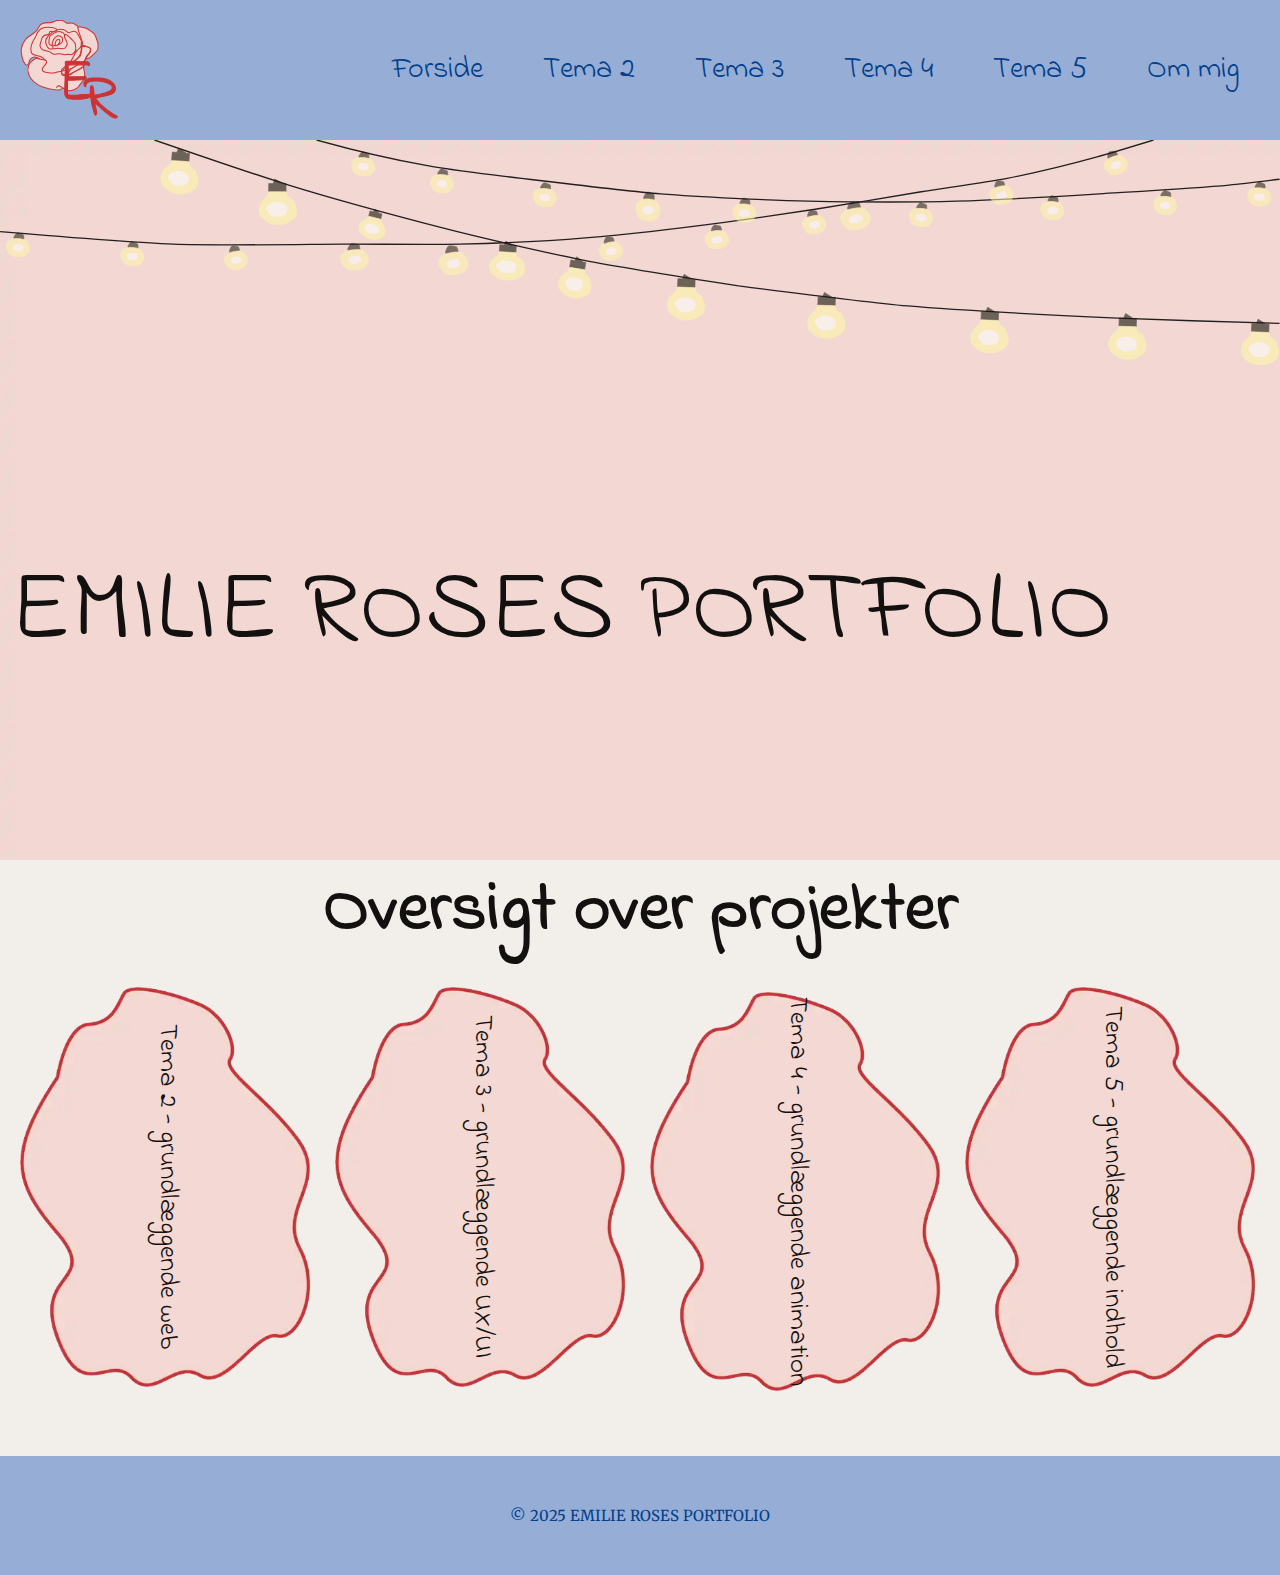
<file: index.html>
<!DOCTYPE html>
<html lang="da">
  <head>
    <meta charset="UTF-8" />
    <meta name="viewport" content="width=device-width, initial-scale=1.0" />
    <link rel="icon" type="image/svg+xml" href="data:image/svg+xml,<svg xmlns=%22http://www.w3.org/2000/svg%22 width=%22256%22 height=%22256%22 viewBox=%220 0 100 100%22><rect width=%22100%22 height=%22100%22 rx=%2220%22 fill=%22%23f2d7d3%22></rect><text x=%2250%%22 y=%2250%%22 dominant-baseline=%22central%22 text-anchor=%22middle%22 font-size=%2284%22>🌹</text></svg>" />

    <title>Forside</title>
    <link rel="stylesheet" href="style.css" />
    <link rel="stylesheet" href="layout.css" />
    <link rel="preconnect" href="https://fonts.googleapis.com" />
    <link rel="preconnect" href="https://fonts.gstatic.com" crossorigin />
    <link href="https://fonts.googleapis.com/css2?family=Crimson+Pro:ital,wght@0,200..900;1,200..900&family=Indie+Flower&family=Josefin+Sans:ital,wght@0,100..700;1,100..700&family=Kanit:ital,wght@0,100;0,200;0,300;0,400;0,500;0,600;0,700;0,800;0,900;1,100;1,200;1,300;1,400;1,500;1,600;1,700;1,800;1,900&family=Lobster&family=Lora:ital,wght@0,400..700;1,400..700&family=Phudu:wght@300..900&family=Playfair+Display:ital,wght@0,400..900;1,400..900&family=Poppins:ital,wght@0,100;0,200;0,300;0,400;0,500;0,600;0,700;0,800;0,900;1,100;1,200;1,300;1,400;1,500;1,600;1,700;1,800;1,900&family=Raleway:ital,wght@0,100..900;1,100..900&family=Righteous&display=swap" rel="stylesheet" />
    <link rel="preconnect" href="https://fonts.googleapis.com" />
    <link rel="preconnect" href="https://fonts.gstatic.com" crossorigin />
    <link href="https://fonts.googleapis.com/css2?family=Crimson+Pro:ital,wght@0,200..900;1,200..900&family=Indie+Flower&family=Josefin+Sans:ital,wght@0,100..700;1,100..700&family=Kanit:ital,wght@0,100;0,200;0,300;0,400;0,500;0,600;0,700;0,800;0,900;1,100;1,200;1,300;1,400;1,500;1,600;1,700;1,800;1,900&family=Lobster&family=Lora:ital,wght@0,400..700;1,400..700&family=Merriweather:ital,wght@0,300;0,400;0,700;0,900;1,300;1,400;1,700;1,900&family=Phudu:wght@300..900&family=Playfair+Display:ital,wght@0,400..900;1,400..900&family=Poppins:ital,wght@0,100;0,200;0,300;0,400;0,500;0,600;0,700;0,800;0,900;1,100;1,200;1,300;1,400;1,500;1,600;1,700;1,800;1,900&family=Raleway:ital,wght@0,100..900;1,100..900&family=Righteous&display=swap" rel="stylesheet" />
  </head>
  <body>
    <header>
      <div class="logo">
        <a href="index.html">
          <img src="img/logo2.svg" alt="Logo" />
        </a>
      </div>
      <nav>
        <ul class="menu">
          <li><a href="index.html">Forside</a></li>
          <li><a href="tema2.html">Tema 2</a></li>
          <li><a href="tema3.html">Tema 3</a></li>
          <li><a href="tema4.html">Tema 4</a></li>
          <li><a href="tema5.html">Tema 5</a></li>
          <li><a href="cv.html">Om mig</a></li>
        </ul>
      </nav>
      <div class="burger">
        <div class="line"></div>
        <div class="line"></div>
        <div class="line"></div>
      </div>
    </header>

    <section class="hero">
      <img src="img/lyskaede.svg" alt="En lyskæde" />
      <p class="hero_tekst">EMILIE ROSES PORTFOLIO</p>
    </section>

    <main>
      <h1 class="index_h1">Oversigt over projekter</h1>
      <div class="projektoversigt">
        <a href="tema2.html"
          ><div class="img-w-txt">
            <img src="img/forsideboks.webp" alt="Boks 1 med tekst" />

            <p>Tema 2 - grundlæggende web</p>
          </div>
        </a>

        <a href="tema3.html"
          ><div class="img-w-txt">
            <img src="img/forsideboks.webp" alt="Boks 2" />
            <p>Tema 3 - grundlæggende UX/UI</p>
          </div>
        </a>

        <a href="tema4.html">
          <div class="img-w-txt">
            <img src="img/forsideboks.webp" alt="Boks 3" />
            <p>Tema 4 - grundlæggende animation</p>
          </div>
        </a>

        <a href="tema5.html">
          <div class="img-w-txt">
            <img src="img/forsideboks.webp" alt="Boks 4" />
            <p>Tema 5 - grundlæggende indhold</p>
          </div>
        </a>
      </div>
    </main>

    <footer>
      <p>© 2025 EMILIE ROSES PORTFOLIO</p>
    </footer>
    <script src="menu.js"></script>
  </body>
</html>
</file>
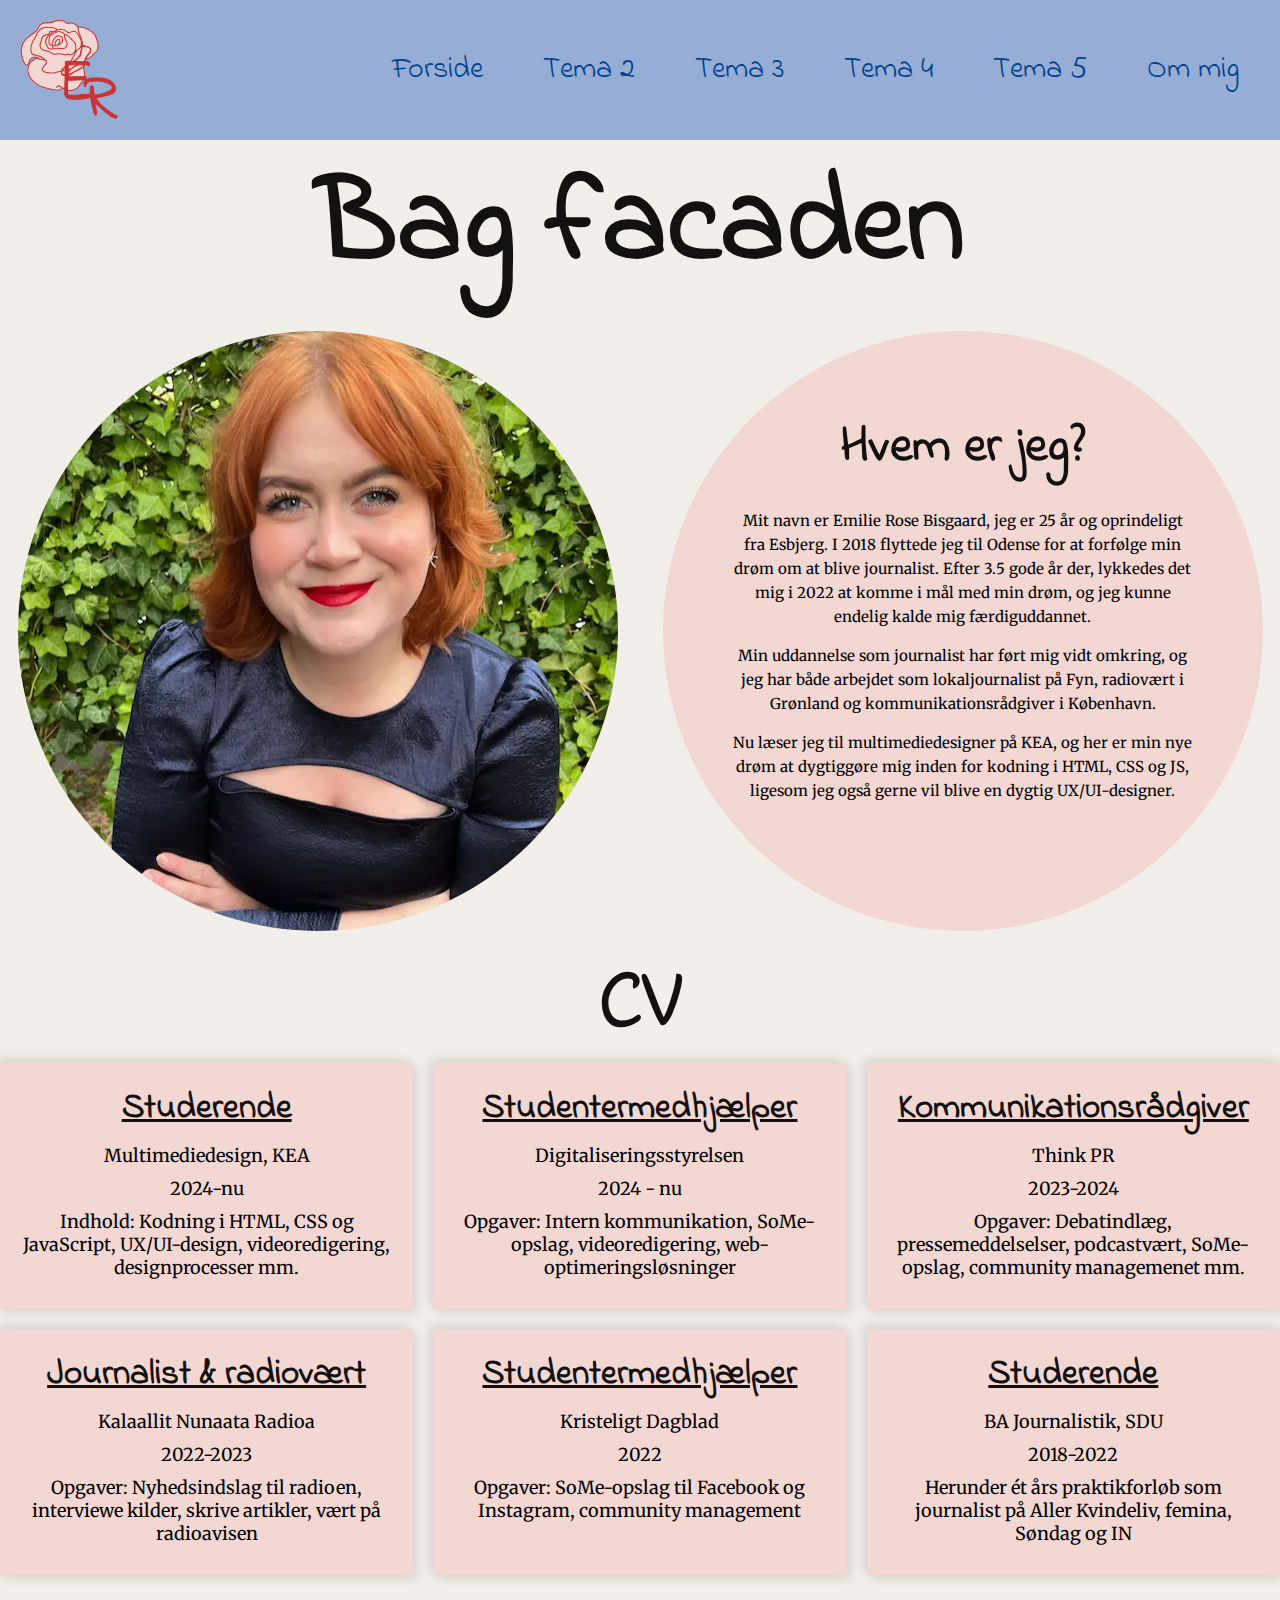
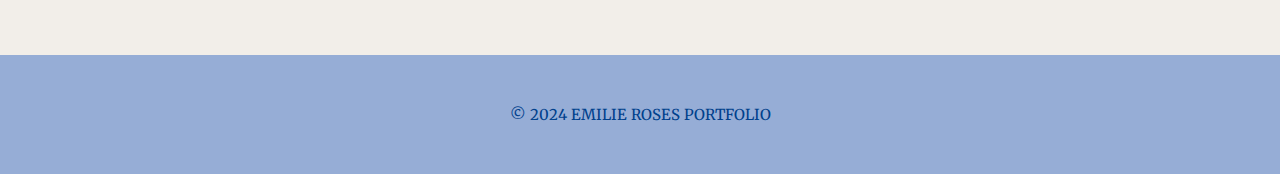
<file: cv.html>
<!DOCTYPE html>
<html lang="da">
  <head>
    <meta charset="UTF-8" />
    <meta name="viewport" content="width=device-width, initial-scale=1.0" />
    <link rel="icon" type="image/svg+xml" href="data:image/svg+xml,<svg xmlns=%22http://www.w3.org/2000/svg%22 width=%22256%22 height=%22256%22 viewBox=%220 0 100 100%22><rect width=%22100%22 height=%22100%22 rx=%2220%22 fill=%22%23f2d7d3%22></rect><text x=%2250%%22 y=%2250%%22 dominant-baseline=%22central%22 text-anchor=%22middle%22 font-size=%2284%22>🌹</text></svg>" />
    <link rel="stylesheet" href="style.css" />
    <link rel="stylesheet" href="layout.css" />
    <link rel="preconnect" href="https://fonts.googleapis.com" />
    <link rel="preconnect" href="https://fonts.gstatic.com" crossorigin />
    <link href="https://fonts.googleapis.com/css2?family=Crimson+Pro:ital,wght@0,200..900;1,200..900&family=Indie+Flower&family=Josefin+Sans:ital,wght@0,100..700;1,100..700&family=Kanit:ital,wght@0,100;0,200;0,300;0,400;0,500;0,600;0,700;0,800;0,900;1,100;1,200;1,300;1,400;1,500;1,600;1,700;1,800;1,900&family=Lobster&family=Lora:ital,wght@0,400..700;1,400..700&family=Phudu:wght@300..900&family=Playfair+Display:ital,wght@0,400..900;1,400..900&family=Poppins:ital,wght@0,100;0,200;0,300;0,400;0,500;0,600;0,700;0,800;0,900;1,100;1,200;1,300;1,400;1,500;1,600;1,700;1,800;1,900&family=Raleway:ital,wght@0,100..900;1,100..900&family=Righteous&display=swap" rel="stylesheet" />
    <link rel="preconnect" href="https://fonts.googleapis.com" />
    <link rel="preconnect" href="https://fonts.gstatic.com" crossorigin />
    <link href="https://fonts.googleapis.com/css2?family=Crimson+Pro:ital,wght@0,200..900;1,200..900&family=Indie+Flower&family=Josefin+Sans:ital,wght@0,100..700;1,100..700&family=Kanit:ital,wght@0,100;0,200;0,300;0,400;0,500;0,600;0,700;0,800;0,900;1,100;1,200;1,300;1,400;1,500;1,600;1,700;1,800;1,900&family=Lobster&family=Lora:ital,wght@0,400..700;1,400..700&family=Merriweather:ital,wght@0,300;0,400;0,700;0,900;1,300;1,400;1,700;1,900&family=Phudu:wght@300..900&family=Playfair+Display:ital,wght@0,400..900;1,400..900&family=Poppins:ital,wght@0,100;0,200;0,300;0,400;0,500;0,600;0,700;0,800;0,900;1,100;1,200;1,300;1,400;1,500;1,600;1,700;1,800;1,900&family=Raleway:ital,wght@0,100..900;1,100..900&family=Righteous&display=swap" rel="stylesheet" />
    <title>CV</title>
  </head>
  <body>
    <header>
      <div class="logo">
        <a href="index.html">
          <img src="img/logo2.svg" alt="Logo" />
        </a>
      </div>
      <nav>
        <ul class="menu">
          <li><a href="index.html">Forside</a></li>
          <li><a href="tema2.html">Tema 2</a></li>
          <li><a href="tema3.html">Tema 3</a></li>
          <li><a href="tema4.html">Tema 4</a></li>
          <li><a href="tema5.html">Tema 5</a></li>
          <li><a href="cv.html">Om mig</a></li>
        </ul>
      </nav>
      <div class="burger">
        <div class="line"></div>
        <div class="line"></div>
        <div class="line"></div>
      </div>
    </header>

    <main>
      <h1 class="om_mig_overskrift">Bag facaden</h1>

      <section class="grid_1-1">
        <img class="portraet" src="img/portraet.webp" alt="Et billede af mig" />

        <div class="tekst_i_cirkel">
          <h2>Hvem er jeg?</h2>
          <p>Mit navn er Emilie Rose Bisgaard, jeg er 25 år og oprindeligt fra Esbjerg. I 2018 flyttede jeg til Odense for at forfølge min drøm om at blive journalist. Efter 3.5 gode år der, lykkedes det mig i 2022 at komme i mål med min drøm, og jeg kunne endelig kalde mig færdiguddannet.</p>
          <p>Min uddannelse som journalist har ført mig vidt omkring, og jeg har både arbejdet som lokaljournalist på Fyn, radiovært i Grønland og kommunikationsrådgiver i København.</p>
          <p>Nu læser jeg til multimediedesigner på KEA, og her er min nye drøm at dygtiggøre mig inden for kodning i HTML, CSS og JS, ligesom jeg også gerne vil blive en dygtig UX/UI-designer.</p>
        </div>
      </section>

      <h2 class="h2_cv">CV</h2>

      <section class="cv_container">
        <div class="farveboks">
          <h3 class="cv_overskrifter">Studerende</h3>
          <p>Multimediedesign, KEA</p>
          <p>2024-nu</p>
          <p>Indhold: Kodning i HTML, CSS og JavaScript, UX/UI-design, videoredigering, designprocesser mm.</p>
        </div>

        <div class="farveboks">
          <h3 class="cv_overskrifter">Studentermedhjælper</h3>
          <p>Digitaliseringsstyrelsen</p>
          <p>2024 - nu</p>
          <p>Opgaver: Intern kommunikation, SoMe-opslag, videoredigering, web-optimeringsløsninger</p>
        </div>

        <div class="farveboks">
          <h3 class="cv_overskrifter">Kommunikationsrådgiver</h3>
          <p>Think PR</p>
          <p>2023-2024</p>
          <p>Opgaver: Debatindlæg, pressemeddelselser, podcastvært, SoMe-opslag, community managemenet mm.</p>
        </div>
      </section>

      <section class="cv_container">
        <div class="farveboks">
          <h3 class="cv_overskrifter">Journalist & radiovært</h3>
          <p>Kalaallit Nunaata Radioa</p>
          <p>2022-2023</p>
          <p>Opgaver: Nyhedsindslag til radioen, interviewe kilder, skrive artikler, vært på radioavisen</p>
        </div>

        <div class="farveboks">
          <h3 class="cv_overskrifter">Studentermedhjælper</h3>
          <p>Kristeligt Dagblad</p>
          <p>2022</p>
          <p>Opgaver: SoMe-opslag til Facebook og Instagram, community management</p>
        </div>

        <div class="farveboks">
          <h3 class="cv_overskrifter">Studerende</h3>
          <p>BA Journalistik, SDU</p>
          <p>2018-2022</p>
          <p>Herunder ét års praktikforløb som journalist på Aller Kvindeliv, femina, Søndag og IN</p>
        </div>
      </section>
    </main>
    <footer>
      <p>© 2024 EMILIE ROSES PORTFOLIO</p>
    </footer>
    <script src="menu.js"></script>
  </body>
</html>
</file>
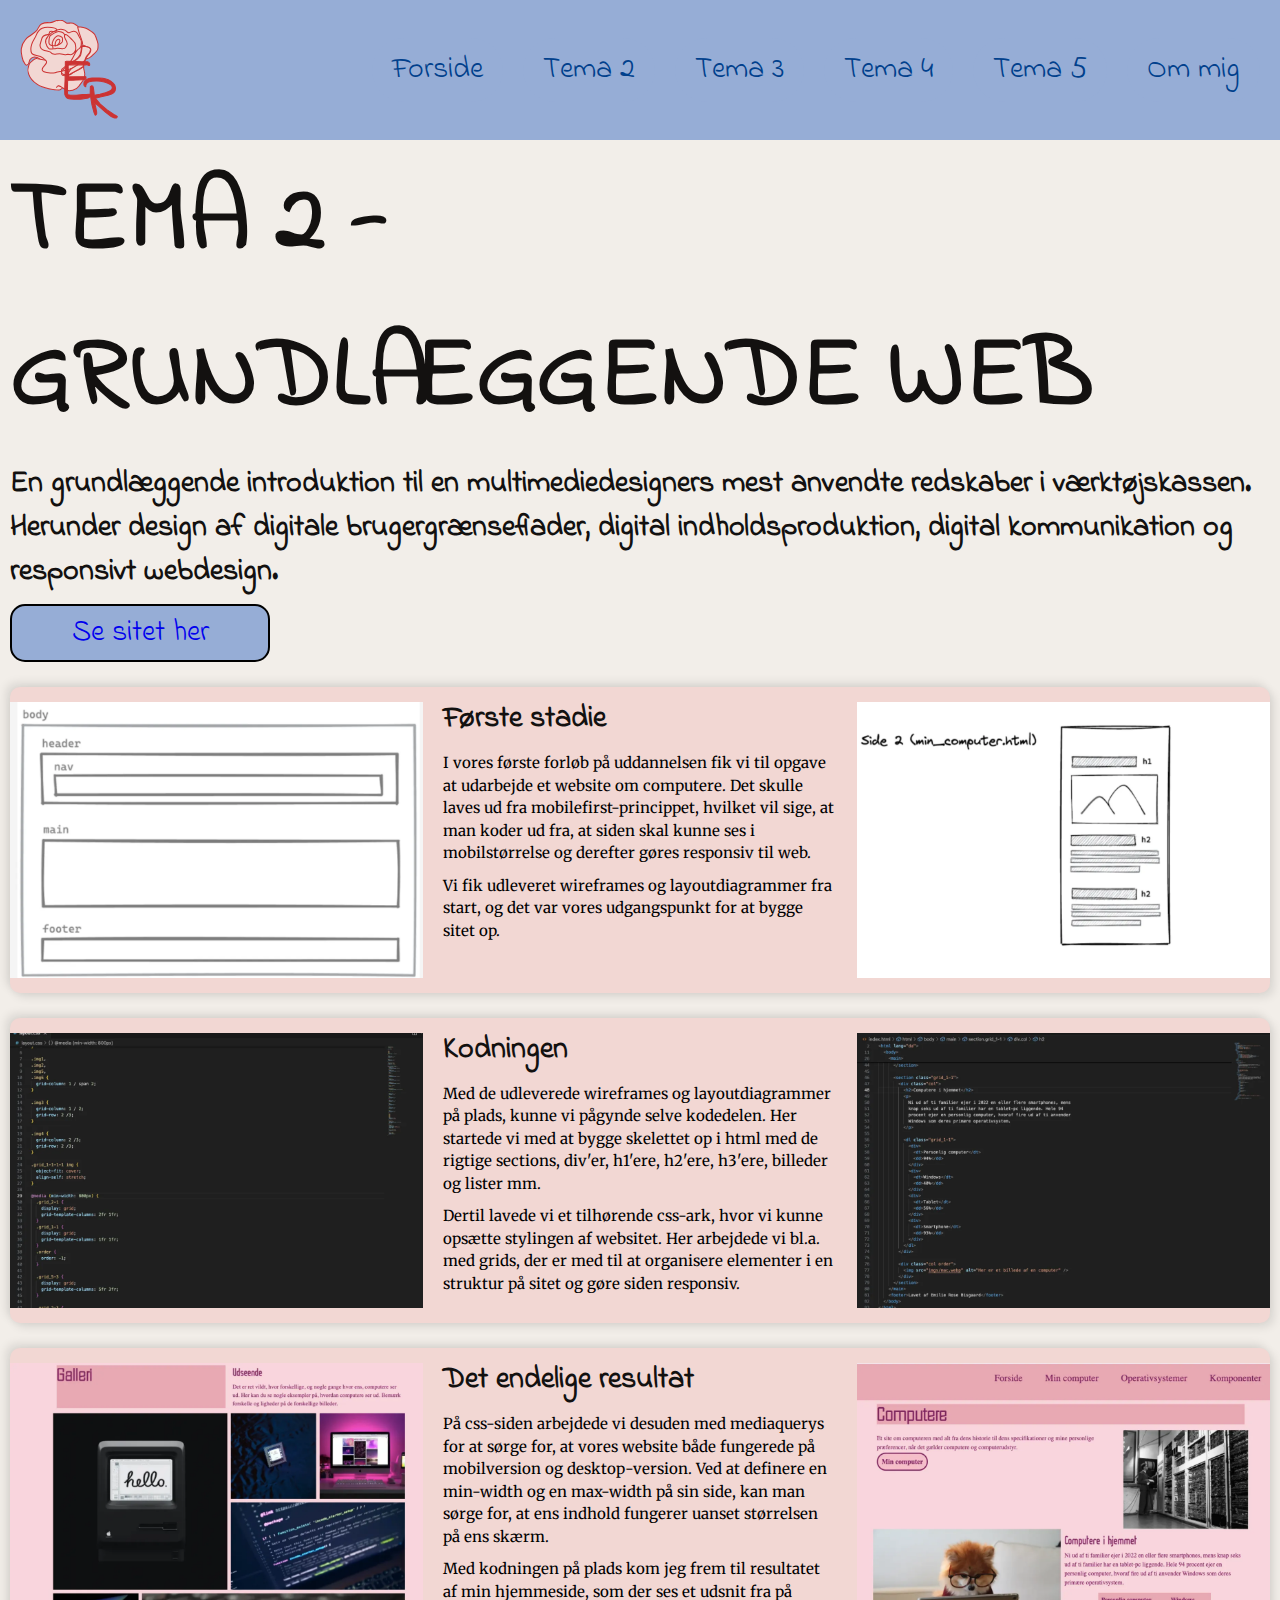
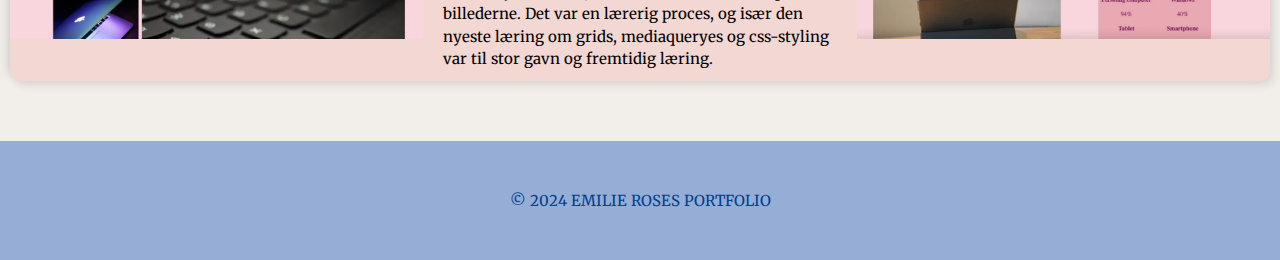
<file: tema2.html>
<!DOCTYPE html>
<html lang="da">
  <head>
    <meta charset="UTF-8" />
    <meta name="viewport" content="width=device-width, initial-scale=1.0" />
    <link rel="icon" type="image/svg+xml" href="data:image/svg+xml,<svg xmlns=%22http://www.w3.org/2000/svg%22 width=%22256%22 height=%22256%22 viewBox=%220 0 100 100%22><rect width=%22100%22 height=%22100%22 rx=%2220%22 fill=%22%23f2d7d3%22></rect><text x=%2250%%22 y=%2250%%22 dominant-baseline=%22central%22 text-anchor=%22middle%22 font-size=%2284%22>🌹</text></svg>" />

    <title>Portfolio</title>
    <link rel="stylesheet" href="style.css" />
    <link rel="stylesheet" href="layout.css" />
    <link rel="preconnect" href="https://fonts.googleapis.com" />
    <link rel="preconnect" href="https://fonts.gstatic.com" crossorigin />
    <link href="https://fonts.googleapis.com/css2?family=Crimson+Pro:ital,wght@0,200..900;1,200..900&family=Indie+Flower&family=Josefin+Sans:ital,wght@0,100..700;1,100..700&family=Kanit:ital,wght@0,100;0,200;0,300;0,400;0,500;0,600;0,700;0,800;0,900;1,100;1,200;1,300;1,400;1,500;1,600;1,700;1,800;1,900&family=Lobster&family=Lora:ital,wght@0,400..700;1,400..700&family=Phudu:wght@300..900&family=Playfair+Display:ital,wght@0,400..900;1,400..900&family=Poppins:ital,wght@0,100;0,200;0,300;0,400;0,500;0,600;0,700;0,800;0,900;1,100;1,200;1,300;1,400;1,500;1,600;1,700;1,800;1,900&family=Raleway:ital,wght@0,100..900;1,100..900&family=Righteous&display=swap" rel="stylesheet" />
    <link rel="preconnect" href="https://fonts.googleapis.com" />
    <link rel="preconnect" href="https://fonts.gstatic.com" crossorigin />
    <link href="https://fonts.googleapis.com/css2?family=Crimson+Pro:ital,wght@0,200..900;1,200..900&family=Indie+Flower&family=Josefin+Sans:ital,wght@0,100..700;1,100..700&family=Kanit:ital,wght@0,100;0,200;0,300;0,400;0,500;0,600;0,700;0,800;0,900;1,100;1,200;1,300;1,400;1,500;1,600;1,700;1,800;1,900&family=Lobster&family=Lora:ital,wght@0,400..700;1,400..700&family=Merriweather:ital,wght@0,300;0,400;0,700;0,900;1,300;1,400;1,700;1,900&family=Phudu:wght@300..900&family=Playfair+Display:ital,wght@0,400..900;1,400..900&family=Poppins:ital,wght@0,100;0,200;0,300;0,400;0,500;0,600;0,700;0,800;0,900;1,100;1,200;1,300;1,400;1,500;1,600;1,700;1,800;1,900&family=Raleway:ital,wght@0,100..900;1,100..900&family=Righteous&display=swap" rel="stylesheet" />
  </head>
  <body>
    <header>
      <div class="logo">
        <a href="index.html">
          <img src="img/logo2.svg" alt="Logo" />
        </a>
      </div>
      <nav>
        <ul class="menu">
          <li><a href="index.html">Forside</a></li>
          <li><a href="tema2.html">Tema 2</a></li>
          <li><a href="tema3.html">Tema 3</a></li>
          <li><a href="tema4.html">Tema 4</a></li>
          <li><a href="tema5.html">Tema 5</a></li>
          <li><a href="cv.html">Om mig</a></li>
        </ul>
      </nav>
      <div class="burger">
        <div class="line"></div>
        <div class="line"></div>
        <div class="line"></div>
      </div>
    </header>
    <main>
      <h1 class="tema_overskrifter1">TEMA 2 -</h1>
      <h1 class="tema_overskrifter1">GRUNDLÆGGENDE WEB</h1>
      <h2 class="tema_underoverskrifter">En grundlæggende introduktion til en multimediedesigners mest anvendte redskaber i værktøjskassen. Herunder design af digitale brugergrænseflader, digital indholdsproduktion, digital kommunikation og responsivt webdesign.</h2>
      <div class="knap">
        <a href="https://emilierose.dk/kea/02_web/01_website/website/index.html">Se sitet her</a>
      </div>

      <section class="grid_2">
        <div class="tema2_tekstboks">
          <h3 class="tema_h3">Første stadie</h3>
          <p class="p-2">I vores første forløb på uddannelsen fik vi til opgave at udarbejde et website om computere. Det skulle laves ud fra mobilefirst-princippet, hvilket vil sige, at man koder ud fra, at siden skal kunne ses i mobilstørrelse og derefter gøres responsiv til web.</p>
          <p class="p-2">Vi fik udleveret wireframes og layoutdiagrammer fra start, og det var vores udgangspunkt for at bygge sitet op.</p>
        </div>
        <div class="tema2_billeder">
          <img src="img/wireframe_resultat.webp" alt="Her er en wireframe" />
        </div>

        <div class="tema2_billeder omvendt">
          <img src="img/layoutdiagram_resultat.webp" alt="Her er et layoutdiagram" />
        </div>
      </section>

      <section class="grid_2">
        <div class="tema2_tekstboks">
          <h3 class="tema_h3">Kodningen</h3>
          <p class="p-2">Med de udleverede wireframes og layoutdiagrammer på plads, kunne vi pågynde selve kodedelen. Her startede vi med at bygge skelettet op i html med de rigtige sections, div'er, h1'ere, h2'ere, h3'ere, billeder og lister mm.</p>

          <p class="p-2">Dertil lavede vi et tilhørende css-ark, hvor vi kunne opsætte stylingen af websitet. Her arbejdede vi bl.a. med grids, der er med til at organisere elementer i en struktur på sitet og gøre siden responsiv.</p>
        </div>
        <div class="tema2_billeder">
          <img src="img/kode2_resultat.webp" alt="Her er en del af koden." />
        </div>
        <div class="tema2_billeder omvendt">
          <img src="img/kode1_resultat.webp" alt="Her er en del af koden." />
        </div>
      </section>

      <section class="grid_2">
        <div class="tema2_tekstboks">
          <h3 class="tema_h3">Det endelige resultat</h3>
          <p class="p-2">På css-siden arbejdede vi desuden med mediaquerys for at sørge for, at vores website både fungerede på mobilversion og desktop-version. Ved at definere en min-width og en max-width på sin side, kan man sørge for, at ens indhold fungerer uanset størrelsen på ens skærm.</p>
          <p class="p-2">Med kodningen på plads kom jeg frem til resultatet af min hjemmeside, som der ses et udsnit fra på billederne. Det var en lærerig proces, og især den nyeste læring om grids, mediaqueryes og css-styling var til stor gavn og fremtidig læring.</p>
        </div>
        <div class="tema2_billeder">
          <img src="img/forside_resultat.webp" alt="Her er forsiden af sitet." />
        </div>
        <div class="tema2_billeder omvendt">
          <img src="img/galleri_resultat.webp" alt="Her er galleriet." />
        </div>
      </section>
    </main>
    <footer>
      <p>© 2024 EMILIE ROSES PORTFOLIO</p>
    </footer>
    <script src="menu.js"></script>
  </body>
</html>
</file>
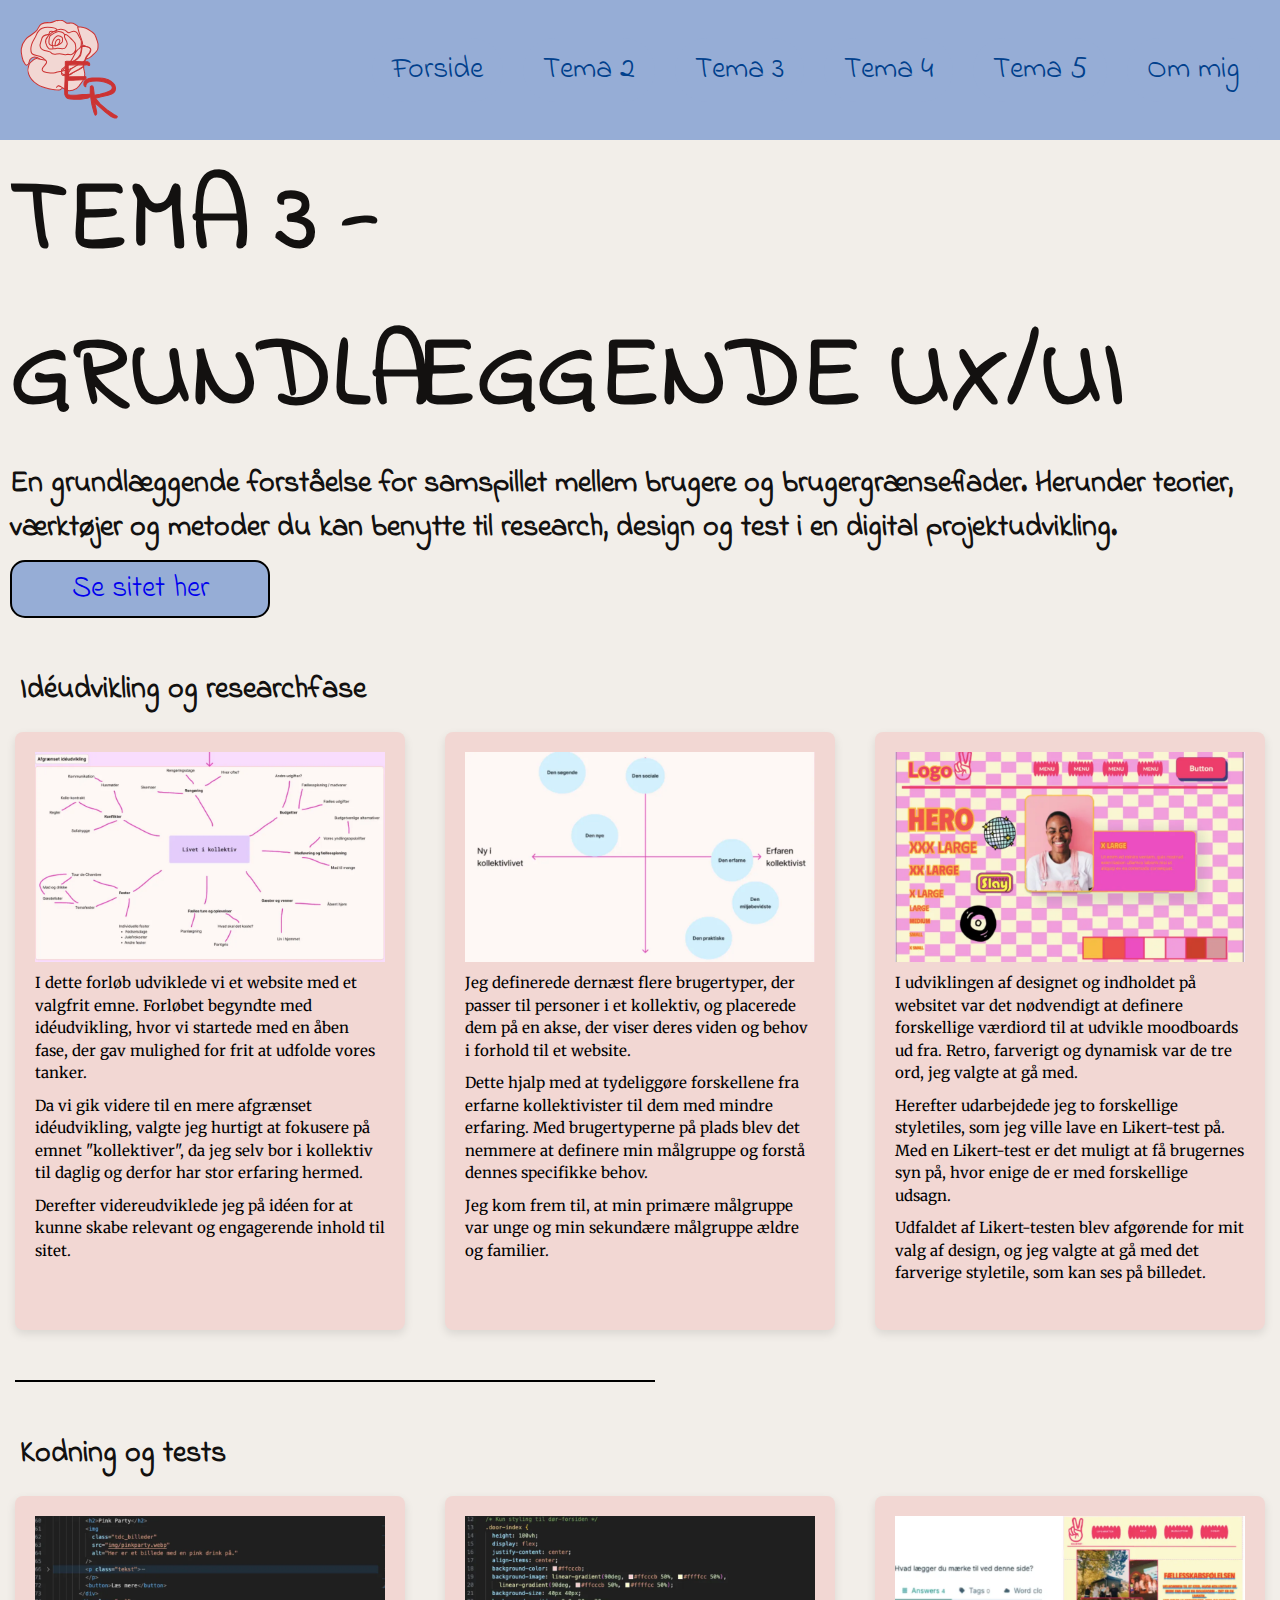
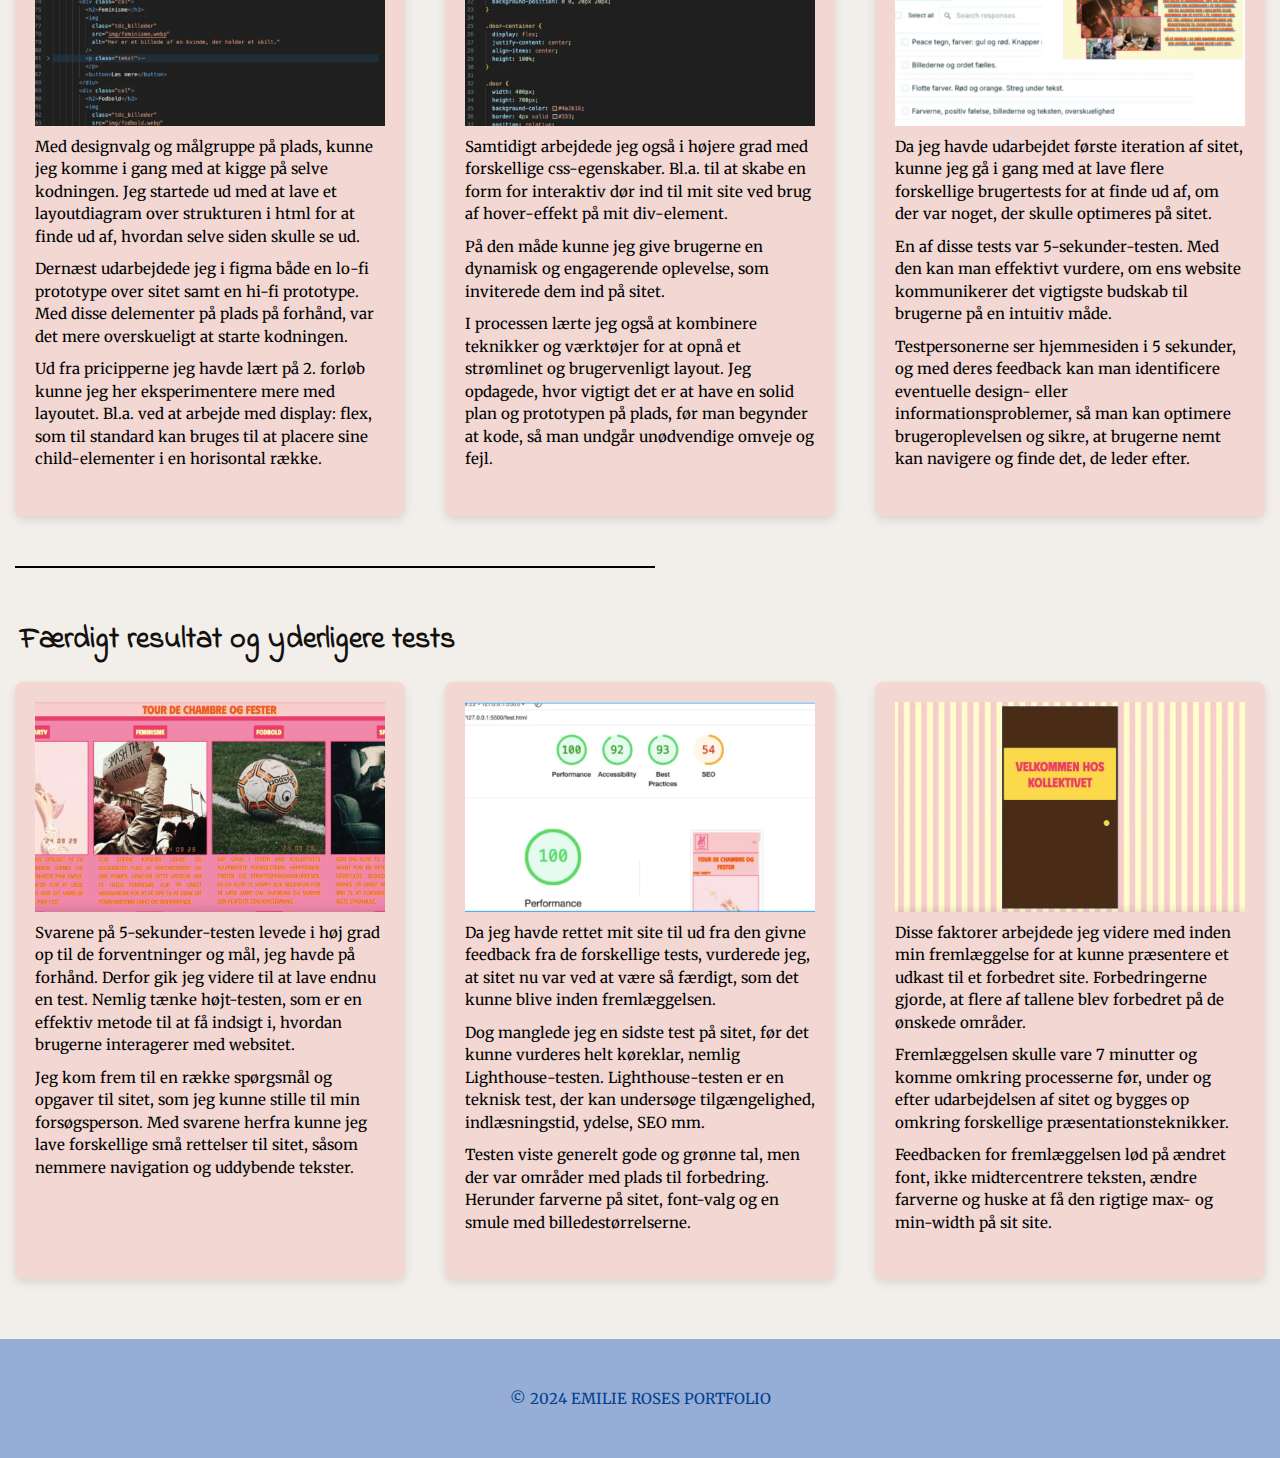
<file: tema3.html>
<!DOCTYPE html>
<html lang="da">
  <head>
    <meta charset="UTF-8" />
    <meta name="viewport" content="width=device-width, initial-scale=1.0" />
    <link rel="icon" type="image/svg+xml" href="data:image/svg+xml,<svg xmlns=%22http://www.w3.org/2000/svg%22 width=%22256%22 height=%22256%22 viewBox=%220 0 100 100%22><rect width=%22100%22 height=%22100%22 rx=%2220%22 fill=%22%23f2d7d3%22></rect><text x=%2250%%22 y=%2250%%22 dominant-baseline=%22central%22 text-anchor=%22middle%22 font-size=%2284%22>🌹</text></svg>" />

    <title>Portfolio</title>
    <link rel="stylesheet" href="style.css" />
    <link rel="stylesheet" href="layout.css" />
    <link rel="preconnect" href="https://fonts.googleapis.com" />
    <link rel="preconnect" href="https://fonts.gstatic.com" crossorigin />
    <link href="https://fonts.googleapis.com/css2?family=Crimson+Pro:ital,wght@0,200..900;1,200..900&family=Indie+Flower&family=Josefin+Sans:ital,wght@0,100..700;1,100..700&family=Kanit:ital,wght@0,100;0,200;0,300;0,400;0,500;0,600;0,700;0,800;0,900;1,100;1,200;1,300;1,400;1,500;1,600;1,700;1,800;1,900&family=Lobster&family=Lora:ital,wght@0,400..700;1,400..700&family=Phudu:wght@300..900&family=Playfair+Display:ital,wght@0,400..900;1,400..900&family=Poppins:ital,wght@0,100;0,200;0,300;0,400;0,500;0,600;0,700;0,800;0,900;1,100;1,200;1,300;1,400;1,500;1,600;1,700;1,800;1,900&family=Raleway:ital,wght@0,100..900;1,100..900&family=Righteous&display=swap" rel="stylesheet" />
    <link rel="preconnect" href="https://fonts.googleapis.com" />
    <link rel="preconnect" href="https://fonts.gstatic.com" crossorigin />
    <link href="https://fonts.googleapis.com/css2?family=Crimson+Pro:ital,wght@0,200..900;1,200..900&family=Indie+Flower&family=Josefin+Sans:ital,wght@0,100..700;1,100..700&family=Kanit:ital,wght@0,100;0,200;0,300;0,400;0,500;0,600;0,700;0,800;0,900;1,100;1,200;1,300;1,400;1,500;1,600;1,700;1,800;1,900&family=Lobster&family=Lora:ital,wght@0,400..700;1,400..700&family=Merriweather:ital,wght@0,300;0,400;0,700;0,900;1,300;1,400;1,700;1,900&family=Phudu:wght@300..900&family=Playfair+Display:ital,wght@0,400..900;1,400..900&family=Poppins:ital,wght@0,100;0,200;0,300;0,400;0,500;0,600;0,700;0,800;0,900;1,100;1,200;1,300;1,400;1,500;1,600;1,700;1,800;1,900&family=Raleway:ital,wght@0,100..900;1,100..900&family=Righteous&display=swap" rel="stylesheet" />
  </head>
  <body>
    <header>
      <div class="logo">
        <a href="index.html">
          <img src="img/logo2.svg" alt="Logo" />
        </a>
      </div>
      <nav>
        <ul class="menu">
          <li><a href="index.html">Forside</a></li>
          <li><a href="tema2.html">Tema 2</a></li>
          <li><a href="tema3.html">Tema 3</a></li>
          <li><a href="tema4.html">Tema 4</a></li>
          <li><a href="tema5.html">Tema 5</a></li>
          <li><a href="cv.html">Om mig</a></li>
        </ul>
      </nav>
      <div class="burger">
        <div class="line"></div>
        <div class="line"></div>
        <div class="line"></div>
      </div>
    </header>
    <main>
      <h1 class="tema_overskrifter1">TEMA 3 -</h1>
      <h1 class="tema_overskrifter1">GRUNDLÆGGENDE UX/UI</h1>
      <h2 class="tema_underoverskrifter">En grundlæggende forståelse for samspillet mellem brugere og brugergrænseflader. Herunder teorier, værktøjer og metoder du kan benytte til research, design og test i en digital projektudvikling.</h2>
      <div class="knap">
        <a href="https://emilierose.dk/kea/03_ux/01_kodet_site/kollektivet.html">Se sitet her</a>
      </div>

      <h3 class="h3-3">Idéudvikling og researchfase</h3>

      <section class="billederaekke">
        <div class="billederaekke_web">
          <img src="img/idéudvikling_resultat.webp" alt="Min idéudvikling" />
          <p class="t3-p_1">
            I dette forløb udviklede vi et website med et valgfrit emne. Forløbet begyndte med idéudvikling, hvor vi startede med en åben fase, der gav mulighed for frit at udfolde vores tanker. <span></span> Da vi gik videre til en mere afgrænset idéudvikling, valgte jeg hurtigt at fokusere på emnet "kollektiver", da jeg selv bor i kollektiv til daglig og derfor har stor erfaring hermed. <span></span>

            Derefter videreudviklede jeg på idéen for at kunne skabe relevant og engagerende inhold til sitet.
          </p>
        </div>

        <div class="billederaekke_web">
          <img src="img/brugertyperakse_resultat.webp" alt="Brugertype " />
          <p class="t3-p_1">Jeg definerede dernæst flere brugertyper, der passer til personer i et kollektiv, og placerede dem på en akse, der viser deres viden og behov i forhold til et website. <span></span> Dette hjalp med at tydeliggøre forskellene fra erfarne kollektivister til dem med mindre erfaring. Med brugertyperne på plads blev det nemmere at definere min målgruppe og forstå dennes specifikke behov. <span></span> Jeg kom frem til, at min primære målgruppe var unge og min sekundære målgruppe ældre og familier. <span></span></p>
        </div>

        <div class="billederaekke_web">
          <img src="img/styletile_resultat.webp" alt="Her er mit styletile" />

          <p class="t3-p_1">I udviklingen af designet og indholdet på websitet var det nødvendigt at definere forskellige værdiord til at udvikle moodboards ud fra. Retro, farverigt og dynamisk var de tre ord, jeg valgte at gå med.<span></span> Herefter udarbejdede jeg to forskellige styletiles, som jeg ville lave en Likert-test på. Med en Likert-test er det muligt at få brugernes syn på, hvor enige de er med forskellige udsagn. <span></span> Udfaldet af Likert-testen blev afgørende for mit valg af design, og jeg valgte at gå med det farverige styletile, som kan ses på billedet.</p>
        </div>
      </section>

      <div class="divider"></div>

      <h3 class="h3-3">Kodning og tests</h3>

      <section class="billederaekke">
        <div class="billederaekke_web">
          <img src="img/fest_html_resultat.webp" alt="Et udsnit af min html-kode til min fest-side" />
          <p class="t3-p_1">
            Med designvalg og målgruppe på plads, kunne jeg komme i gang med at kigge på selve kodningen. Jeg startede ud med at lave et layoutdiagram over strukturen i html for at finde ud af, hvordan selve siden skulle se ud. <span></span> Dernæst udarbejdede jeg i figma både en lo-fi prototype over sitet samt en hi-fi prototype. Med disse delementer på plads på forhånd, var det mere overskueligt at starte kodningen. <span></span>
            Ud fra pricipperne jeg havde lært på 2. forløb kunne jeg her eksperimentere mere med layoutet. Bl.a. ved at arbejde med display: flex, som til standard kan bruges til at placere sine child-elementer i en horisontal række.
          </p>
        </div>

        <div class="billederaekke_web">
          <img src="img/door_styling_resultat.webp" alt="Her er endnu et udsnit af min kode. " />
          <p class="t3-p_1">Samtidigt arbejdede jeg også i højere grad med forskellige css-egenskaber. Bl.a. til at skabe en form for interaktiv dør ind til mit site ved brug af hover-effekt på mit div-element. <span></span> På den måde kunne jeg give brugerne en dynamisk og engagerende oplevelse, som inviterede dem ind på sitet. <span></span> I processen lærte jeg også at kombinere teknikker og værktøjer for at opnå et strømlinet og brugervenligt layout. Jeg opdagede, hvor vigtigt det er at have en solid plan og prototypen på plads, før man begynder at kode, så man undgår unødvendige omveje og fejl.</p>
        </div>

        <div class="billederaekke_web">
          <img src="img/5.sec-test_resultat.webp" alt="Her er min 5 sekunders test" />

          <p class="t3-p_1">Da jeg havde udarbejdet første iteration af sitet, kunne jeg gå i gang med at lave flere forskellige brugertests for at finde ud af, om der var noget, der skulle optimeres på sitet.<span></span> En af disse tests var 5-sekunder-testen. Med den kan man effektivt vurdere, om ens website kommunikerer det vigtigste budskab til brugerne på en intuitiv måde. <span></span> Testpersonerne ser hjemmesiden i 5 sekunder, og med deres feedback kan man identificere eventuelle design- eller informationsproblemer, så man kan optimere brugeroplevelsen og sikre, at brugerne nemt kan navigere og finde det, de leder efter.</p>
        </div>
      </section>

      <div class="divider"></div>

      <h3 class="h3-3">Færdigt resultat og yderligere tests</h3>

      <section class="billederaekke">
        <div class="billederaekke_web">
          <img src="img/tdc_resultat.webp" alt="Min idéudvikling" />
          <p class="t3-p_1">
            Svarene på 5-sekunder-testen levede i høj grad op til de forventninger og mål, jeg havde på forhånd. Derfor gik jeg videre til at lave endnu en test. Nemlig tænke højt-testen, som er en effektiv metode til at få indsigt i, hvordan brugerne interagerer med websitet. <span></span>
            Jeg kom frem til en række spørgsmål og opgaver til sitet, som jeg kunne stille til min forsøgsperson. Med svarene herfra kunne jeg lave forskellige små rettelser til sitet, såsom nemmere navigation og uddybende tekster.
          </p>
        </div>

        <div class="billederaekke_web">
          <img src="img/lighthouse_resultat.webp" alt="Her er mit styletile" />

          <p class="t3-p_1">Da jeg havde rettet mit site til ud fra den givne feedback fra de forskellige tests, vurderede jeg, at sitet nu var ved at være så færdigt, som det kunne blive inden fremlæggelsen. <span></span> Dog manglede jeg en sidste test på sitet, før det kunne vurderes helt køreklar, nemlig Lighthouse-testen. Lighthouse-testen er en teknisk test, der kan undersøge tilgængelighed, indlæsningstid, ydelse, SEO mm. <span></span> Testen viste generelt gode og grønne tal, men der var områder med plads til forbedring. Herunder farverne på sitet, font-valg og en smule med billedestørrelserne.</p>
        </div>

        <div class="billederaekke_web">
          <img src="img/door_resultat.webp" alt="Brugertype " />
          <p class="t3-p_1">Disse faktorer arbejdede jeg videre med inden min fremlæggelse for at kunne præsentere et udkast til et forbedret site. Forbedringerne gjorde, at flere af tallene blev forbedret på de ønskede områder.<span></span> Fremlæggelsen skulle vare 7 minutter og komme omkring processerne før, under og efter udarbejdelsen af sitet og bygges op omkring forskellige præsentationsteknikker. <span></span> Feedbacken for fremlæggelsen lød på ændret font, ikke midtercentrere teksten, ændre farverne og huske at få den rigtige max- og min-width på sit site.</p>
        </div>
      </section>
    </main>
    <footer>
      <p>© 2024 EMILIE ROSES PORTFOLIO</p>
    </footer>
    <script src="menu.js"></script>
  </body>
</html>
</file>
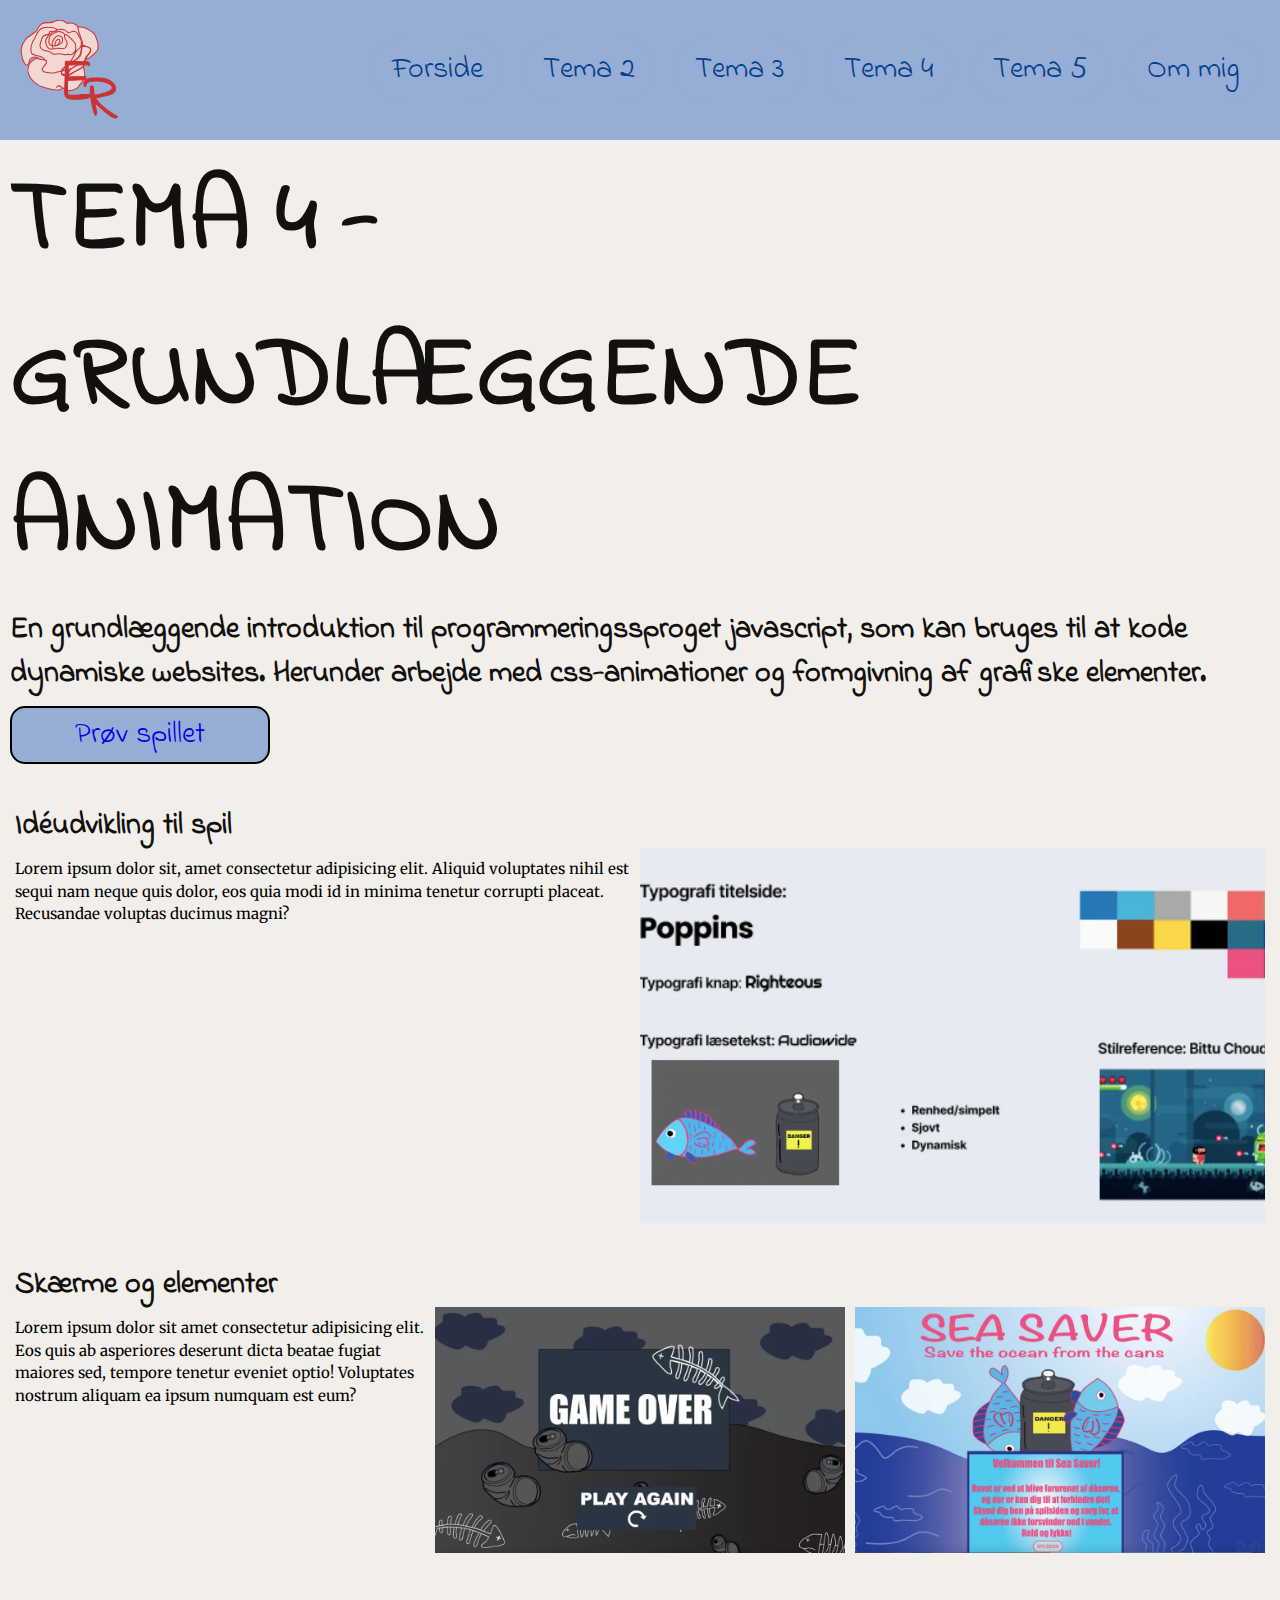
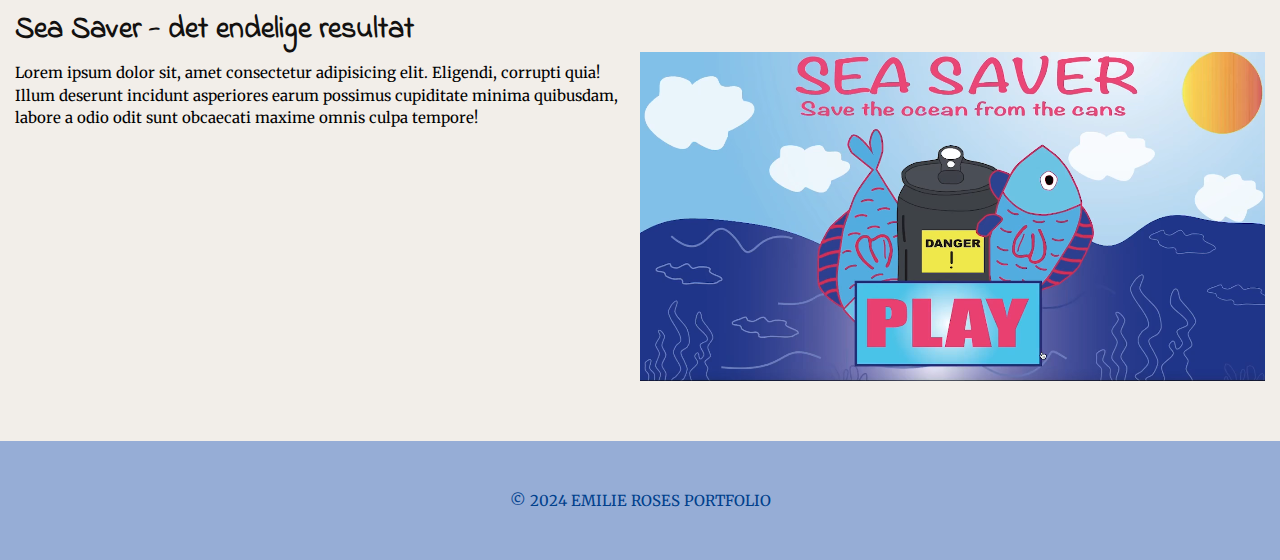
<file: tema4.html>
<!DOCTYPE html>
<html lang="da">
  <head>
    <meta charset="UTF-8" />
    <meta name="viewport" content="width=device-width, initial-scale=1.0" />
    <link rel="icon" type="image/svg+xml" href="data:image/svg+xml,<svg xmlns=%22http://www.w3.org/2000/svg%22 width=%22256%22 height=%22256%22 viewBox=%220 0 100 100%22><rect width=%22100%22 height=%22100%22 rx=%2220%22 fill=%22%23f2d7d3%22></rect><text x=%2250%%22 y=%2250%%22 dominant-baseline=%22central%22 text-anchor=%22middle%22 font-size=%2284%22>🌹</text></svg>" />

    <title>Portfolio</title>
    <link rel="stylesheet" href="style.css" />
    <link rel="stylesheet" href="layout.css" />
    <link rel="preconnect" href="https://fonts.googleapis.com" />
    <link rel="preconnect" href="https://fonts.gstatic.com" crossorigin />
    <link href="https://fonts.googleapis.com/css2?family=Crimson+Pro:ital,wght@0,200..900;1,200..900&family=Indie+Flower&family=Josefin+Sans:ital,wght@0,100..700;1,100..700&family=Kanit:ital,wght@0,100;0,200;0,300;0,400;0,500;0,600;0,700;0,800;0,900;1,100;1,200;1,300;1,400;1,500;1,600;1,700;1,800;1,900&family=Lobster&family=Lora:ital,wght@0,400..700;1,400..700&family=Phudu:wght@300..900&family=Playfair+Display:ital,wght@0,400..900;1,400..900&family=Poppins:ital,wght@0,100;0,200;0,300;0,400;0,500;0,600;0,700;0,800;0,900;1,100;1,200;1,300;1,400;1,500;1,600;1,700;1,800;1,900&family=Raleway:ital,wght@0,100..900;1,100..900&family=Righteous&display=swap" rel="stylesheet" />
    <link rel="preconnect" href="https://fonts.googleapis.com" />
    <link rel="preconnect" href="https://fonts.gstatic.com" crossorigin />
    <link href="https://fonts.googleapis.com/css2?family=Crimson+Pro:ital,wght@0,200..900;1,200..900&family=Indie+Flower&family=Josefin+Sans:ital,wght@0,100..700;1,100..700&family=Kanit:ital,wght@0,100;0,200;0,300;0,400;0,500;0,600;0,700;0,800;0,900;1,100;1,200;1,300;1,400;1,500;1,600;1,700;1,800;1,900&family=Lobster&family=Lora:ital,wght@0,400..700;1,400..700&family=Merriweather:ital,wght@0,300;0,400;0,700;0,900;1,300;1,400;1,700;1,900&family=Phudu:wght@300..900&family=Playfair+Display:ital,wght@0,400..900;1,400..900&family=Poppins:ital,wght@0,100;0,200;0,300;0,400;0,500;0,600;0,700;0,800;0,900;1,100;1,200;1,300;1,400;1,500;1,600;1,700;1,800;1,900&family=Raleway:ital,wght@0,100..900;1,100..900&family=Righteous&display=swap" rel="stylesheet" />
  </head>
  <body>
    <header>
      <div class="logo">
        <a href="index.html">
          <img src="img/logo2.svg" alt="Logo" />
        </a>
      </div>
      <nav>
        <ul class="menu">
          <li><a href="index.html">Forside</a></li>
          <li><a href="tema2.html">Tema 2</a></li>
          <li><a href="tema3.html">Tema 3</a></li>
          <li><a href="tema4.html">Tema 4</a></li>
          <li><a href="tema5.html">Tema 5</a></li>
          <li><a href="cv.html">Om mig</a></li>
        </ul>
      </nav>
      <div class="burger">
        <div class="line"></div>
        <div class="line"></div>
        <div class="line"></div>
      </div>
    </header>
    <main>
      <h1 class="tema_overskrifter1">TEMA 4 -</h1>
      <h1 class="tema_overskrifter1">GRUNDLÆGGENDE ANIMATION</h1>
      <h2 class="tema_underoverskrifter">En grundlæggende introduktion til programmeringssproget javascript, som kan bruges til at kode dynamiske websites. Herunder arbejde med css-animationer og formgivning af grafiske elementer.</h2>

      <div class="knap">
        <a href="https://emilierose.dk/kea/04_animation/website/index.html">Prøv spillet</a>
      </div>

      <h3 class="t4-h3">Idéudvikling til spil</h3>
      <section class="grid-1">
        <div class="t4_tekst">
          <p>Lorem ipsum dolor sit, amet consectetur adipisicing elit. Aliquid voluptates nihil est sequi nam neque quis dolor, eos quia modi id in minima tenetur corrupti placeat. Recusandae voluptas ducimus magni?</p>
        </div>
        <div>
          <img src="img/opstart_t4_resultat.webp" alt="Her er styletile og figurer til spillet." />
        </div>
      </section>

      <h3 class="t4-h3">Skærme og elementer</h3>
      <section class="grid-1-4">
        <div class="t4_tekst">
          <p>Lorem ipsum dolor sit amet consectetur adipisicing elit. Eos quis ab asperiores deserunt dicta beatae fugiat maiores sed, tempore tenetur eveniet optio! Voluptates nostrum aliquam ea ipsum numquam est eum?</p>
        </div>

        <div class="t4_billeder omvendt1">
          <img src="img/forside_spil_resultat.webp" alt="Forsiden til mit spil" />
        </div>
        <div class="t4_billeder">
          <img src="img/game_over_spil_resultat.webp" alt="Game over-skærmen" />
        </div>
      </section>

      <h3 class="t4-h3">Sea Saver - det endelige resultat</h3>
      <section class="grid-1">
        <div class="t4_tekst">
          <p>Lorem ipsum dolor sit, amet consectetur adipisicing elit. Eligendi, corrupti quia! Illum deserunt incidunt asperiores earum possimus cupiditate minima quibusdam, labore a odio odit sunt obcaecati maxime omnis culpa tempore!</p>
        </div>
        <div>
          <video src="img/portfolio_video.webm" autoplay loop></video>
        </div>
      </section>
    </main>
    <footer>
      <p>© 2024 EMILIE ROSES PORTFOLIO</p>
    </footer>
    <script src="menu.js"></script>
  </body>
</html>
</file>
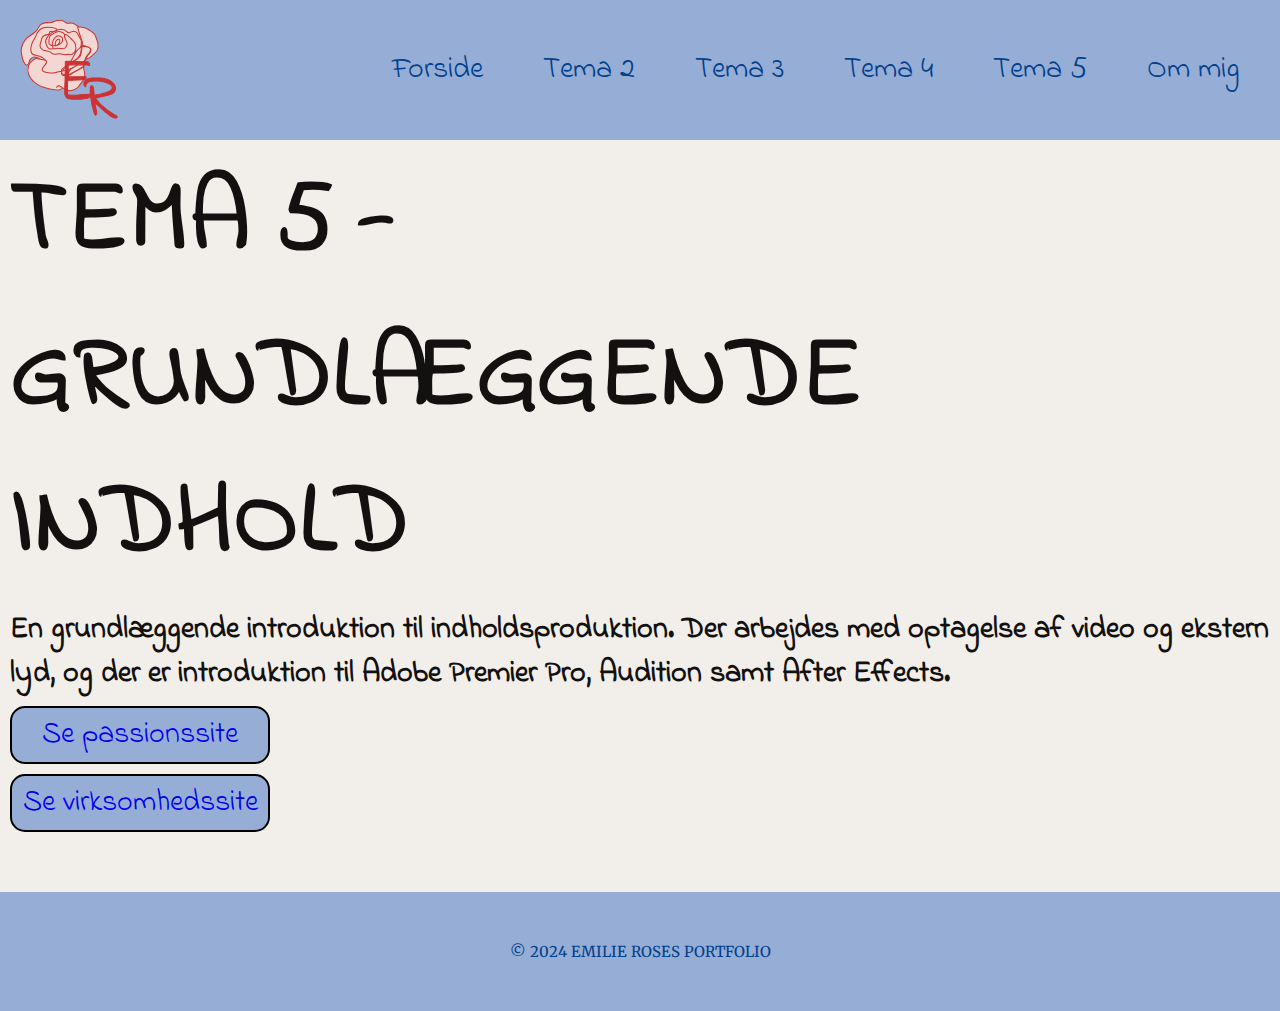
<file: tema5.html>
<!DOCTYPE html>
<html lang="da">
  <head>
    <meta charset="UTF-8" />
    <meta name="viewport" content="width=device-width, initial-scale=1.0" />
    <link rel="icon" type="image/svg+xml" href="data:image/svg+xml,<svg xmlns=%22http://www.w3.org/2000/svg%22 width=%22256%22 height=%22256%22 viewBox=%220 0 100 100%22><rect width=%22100%22 height=%22100%22 rx=%2220%22 fill=%22%23f2d7d3%22></rect><text x=%2250%%22 y=%2250%%22 dominant-baseline=%22central%22 text-anchor=%22middle%22 font-size=%2284%22>🌹</text></svg>" />
    <title>Portfolio</title>
    <link rel="stylesheet" href="style.css" />
    <link rel="stylesheet" href="layout.css" />
    <link rel="preconnect" href="https://fonts.googleapis.com" />
    <link rel="preconnect" href="https://fonts.gstatic.com" crossorigin />
    <link href="https://fonts.googleapis.com/css2?family=Crimson+Pro:ital,wght@0,200..900;1,200..900&family=Indie+Flower&family=Josefin+Sans:ital,wght@0,100..700;1,100..700&family=Kanit:ital,wght@0,100;0,200;0,300;0,400;0,500;0,600;0,700;0,800;0,900;1,100;1,200;1,300;1,400;1,500;1,600;1,700;1,800;1,900&family=Lobster&family=Lora:ital,wght@0,400..700;1,400..700&family=Phudu:wght@300..900&family=Playfair+Display:ital,wght@0,400..900;1,400..900&family=Poppins:ital,wght@0,100;0,200;0,300;0,400;0,500;0,600;0,700;0,800;0,900;1,100;1,200;1,300;1,400;1,500;1,600;1,700;1,800;1,900&family=Raleway:ital,wght@0,100..900;1,100..900&family=Righteous&display=swap" rel="stylesheet" />
    <link rel="preconnect" href="https://fonts.googleapis.com" />
    <link rel="preconnect" href="https://fonts.gstatic.com" crossorigin />
    <link href="https://fonts.googleapis.com/css2?family=Crimson+Pro:ital,wght@0,200..900;1,200..900&family=Indie+Flower&family=Josefin+Sans:ital,wght@0,100..700;1,100..700&family=Kanit:ital,wght@0,100;0,200;0,300;0,400;0,500;0,600;0,700;0,800;0,900;1,100;1,200;1,300;1,400;1,500;1,600;1,700;1,800;1,900&family=Lobster&family=Lora:ital,wght@0,400..700;1,400..700&family=Merriweather:ital,wght@0,300;0,400;0,700;0,900;1,300;1,400;1,700;1,900&family=Phudu:wght@300..900&family=Playfair+Display:ital,wght@0,400..900;1,400..900&family=Poppins:ital,wght@0,100;0,200;0,300;0,400;0,500;0,600;0,700;0,800;0,900;1,100;1,200;1,300;1,400;1,500;1,600;1,700;1,800;1,900&family=Raleway:ital,wght@0,100..900;1,100..900&family=Righteous&display=swap" rel="stylesheet" />
  </head>
  <body>
    <header>
      <div class="logo">
        <a href="index.html">
          <img src="img/logo2.svg" alt="Logo" />
        </a>
      </div>
      <nav>
        <ul class="menu">
          <li><a href="index.html">Forside</a></li>
          <li><a href="tema2.html">Tema 2</a></li>
          <li><a href="tema3.html">Tema 3</a></li>
          <li><a href="tema4.html">Tema 4</a></li>
          <li><a href="tema5.html">Tema 5</a></li>
          <li><a href="cv.html">Om mig</a></li>
        </ul>
      </nav>
      <div class="burger">
        <div class="line"></div>
        <div class="line"></div>
        <div class="line"></div>
      </div>
    </header>
    <main>
      <h1 class="tema_overskrifter1">TEMA 5 -</h1>
      <h1 class="tema_overskrifter1">GRUNDLÆGGENDE INDHOLD</h1>
      <h2 class="tema_underoverskrifter">En grundlæggende introduktion til indholdsproduktion. Der arbejdes med optagelse af video og ekstern lyd, og der er introduktion til Adobe Premier Pro, Audition samt After Effects.</h2>
      <div class="knap">
        <a href="https://emilierose.dk/kea/05_indhold/passionssite/index.html">Se passionssite </a>
      </div>
      <div class="knap">
        <a href="https://emilierose.dk/kea/05_indhold/virksomhedssite/index.html">Se virksomhedssite</a>
      </div>
    </main>
    <footer>
      <p>© 2024 EMILIE ROSES PORTFOLIO</p>
    </footer>
    <script src="menu.js"></script>
  </body>
</html>
</file>
<file: layout.css>
main {
  max-width: 1300px;
  margin: 0 auto;
}

/*************** Menu ****************/

header {
  position: sticky;
  top: 0;
  display: flex;
  justify-content: space-between;
  align-items: center;
  padding: 20px;
  background-color: #96add6;
  z-index: 10;
}

.logo img {
  width: 100px;
  height: 100px;
}

nav {
  display: flex;
  align-items: center;
}

.menu {
  display: flex;
  list-style: none;
  margin: 0;
  padding: 0;
}

.menu li {
  margin-right: 20px;
}

.menu li:last-child {
  margin-right: 0;
}

.menu a {
  display: block;
  padding: 10px 20px;
  color: #00408c;
  text-decoration: none;
  text-align: end;
  font-family: indie flower;
  font-size: 30px;
  background-color: #96add6;
  border-radius: 70px;
  /* border: 2px solid #00408c; */
}

.menu a:hover {
  color: #ffffff;
  background-color: #556da2;
  transform: scale(1);
}

.burger {
  width: 30px;
  height: 20px;
  cursor: pointer;
}

.burger .line {
  width: 100%;
  height: 2px;
  background-color: #00408c;
  margin-bottom: 5px;
  transition: 0.2s linear;
}
.burger {
  display: none;
}
@media screen and (max-width: 800px) {
  .menu {
    display: none;
  }
  .burger {
    display: block;
  }
  .burger.active .line:nth-child(1) {
    transform: rotate(45deg) translate(5px, 5px);
    transition: 0.2s linear;
  }

  .burger.active .line:nth-child(2) {
    opacity: 0;
    transition: 0.15s linear;
  }

  .burger.active .line:nth-child(3) {
    transform: rotate(-45deg) translate(5px, -5px);
    transition: 0.2s linear;
  }

  nav.active .menu {
    display: block;
    background-color: #556da2;
    position: absolute;
    top: 94px;
    left: 0;
    width: 100%;
    box-shadow: 0 10px 10px rgba(0, 0, 0, 0.1);
    z-index: 1;
  }

  nav.active .menu li {
    margin: 10px 20px;
  }

  nav.active .menu a {
    font-size: 24px;
  }
}

.menu-divider {
  border: none;
  border-top: 3px solid #556da2;
  margin: 0;
  width: 100%;
}

/* Menu slutter */

/*Footer styling */
footer {
  background-color: #96add6;
  padding: 50px;
  text-align: center;
  color: #00408c;
  width: 100%;
  box-sizing: border-box;
  display: flex;
  justify-content: center;
  align-items: center;
  height: auto;
  margin-top: 60px;
}
/*Footer slut*/

.img-w-txt > * {
  grid-column: 1;
  grid-row: 1;
}

/*Mobilversion*/

/*Forside*/
.index_h1 {
  font-size: 50px;
}

.projektoversigt {
  display: grid;
  grid-template-columns: 1fr;
  gap: 20px;
  margin: 20px;
}

.grid_1-1 {
  display: grid;
  grid-template-columns: 1fr;
  gap: 10px;
}

/*Om mig*/

.portraet {
  width: 460px;
  height: 460px;
  object-fit: cover;
  border-radius: 50%;
  margin: 15px;
}

.tekst_i_cirkel {
  width: 460px;
  height: 460px;
  background-color: #f2d7d3;
  border-radius: 50%;
  display: flex;
  flex-direction: column;
  justify-content: flex-start;
  align-items: center;
  text-align: center;
  margin: 15px;
}

.tekst_i_cirkel h2 {
  margin: 25px 10px 0px 10px;
  font-size: 40px;
}

.tekst_i_cirkel p {
  margin: 15px 30px 0 30px;
  line-height: 1.6;
  font-family: merriweather;
  font-size: 13px;
}

.om_mig_overskrift {
  font-size: 80px;
  text-align: center;
}

.cv_container {
  display: grid;
  grid-template-columns: 1fr;
  gap: 20px;
  justify-items: center;
  text-align: center;
  margin-bottom: 20px;
}

.cv_container p {
  margin: 10px 0;
  font-size: 18px;
  font-family: merriweather;
}

.h2_cv {
  font-size: 80px;
  text-align: center;
}

.farveboks {
  padding: 20px;
  background-color: #f2d7d3;
  box-shadow: 4px 4px 10px rgba(0, 0, 0, 0.1), -4px -4px 10px rgba(0, 0, 0, 0.1);
  margin-bottom: 20px;
}

.cv_overskrifter {
  text-decoration: underline;
  font-size: 35px;
}

/*Tema-siders overskrifter og underoverskrifter*/

.tema_overskrifter1 {
  font-size: 45px;
  margin: 10px;
}

.tema_underoverskrifter {
  font-size: 18px;
  margin: 10px;
}

/*Tema 2*/

.grid_2 {
  display: grid;
  grid-template-columns: 1fr;
  margin: 25px 15px 30px 15px;
  line-height: 1.5;
  background-color: #f2d7d3;
  border-radius: 10px;
  box-shadow: 4px 4px 10px rgba(0, 0, 0, 0.1), -4px -4px 10px rgba(0, 0, 0, 0.1);
}

.tema2_billeder {
  margin-bottom: 15px;
  margin-top: 15px;
}

.tema_h3 {
  font-size: 30px;
  margin: 10px;
}

.p-2 {
  margin: 10px;
  line-height: 1.5;
}

/*Tema 3*/

.h3-3 {
  font-size: 30px;
  margin-top: 40px;
  padding-left: 15px;
}

.billederaekke {
  display: grid;
  grid-template-columns: 1fr;
  gap: 10px;
  margin: 15px;
}

.billederaekke_web {
  background-color: #f2d7d3;
  padding: 20px;
  border-radius: 8px;
  box-shadow: 0 4px 10px rgba(0, 0, 0, 0.1);
}

.t3-p_1 {
  line-height: 1.5;
  margin-bottom: 25px;
  margin-top: 10px;
}

span {
  display: block;
  margin-bottom: 10px;
}

.divider {
  width: 50%;
  height: 2px;
  background-color: black;
  margin: 15px;
}

/*Tema 4*/

.grid-1 {
  display: grid;
  grid-template-columns: 1fr;
  margin: 0 15px 20px 15px;
}

.t4-h3 {
  font-size: 30px;
  margin-top: 40px;
  padding-left: 15px;
}

.t4_tekst {
  line-height: 1.5;
  margin-top: 10px;
  margin-bottom: 10px;
}

.t4_billeder {
  margin-bottom: 15px;
}

/*Desktop*/
@media (min-width: 800px) {
  /*Forside*/
  .index_h1 {
    font-size: 70px;
    text-align: center;
    margin-bottom: 25px;
  }

  .projektoversigt {
    display: grid;
    grid-template-columns: repeat(4, 1fr);
    gap: 20px;
    margin: 20px;
  }

  .projektoversigt img {
    width: 100%;
    max-width: 100%;
    height: auto;
    object-fit: cover;
  }

  /*Om mig-side og CV*/

  .grid_1-1 {
    display: grid;
    grid-template-columns: 1fr 1fr;
    place-items: center;
    gap: 10px;
  }

  .portraet {
    width: 600px;
    height: 600px;
    object-fit: cover;
    border-radius: 50%;
    margin: 15px;
  }

  .tekst_i_cirkel {
    width: 600px;
    height: 600px;
    background-color: #f2d7d3;
    border-radius: 50%;
    display: flex;
    flex-direction: column;
    justify-content: flex-start;
    align-items: center;
    text-align: center;
  }

  .tekst_i_cirkel h2 {
    margin: 80px 0 10px 0;
    font-size: 50px;
  }

  .tekst_i_cirkel p {
    margin: 15px 70px 0 70px;
    font-family: merriweather;
    line-height: 1.6;
    font-size: 15px;
  }

  .om_mig_overskrift {
    font-size: 120px;
    text-align: center;
  }

  .cv_container {
    display: grid;
    grid-template-columns: 1fr 1fr 1fr;
    gap: 20px;
    max-width: 1300px;
    margin: 0 auto;
    justify-items: center;
    text-align: center;
  }

  .cv_container p {
    margin: 10px 0;
    font-size: 18px;
    font-family: merriweather;
  }

  .farveboks {
    padding: 20px;
    background-color: #f2d7d3;
    box-shadow: 4px 4px 10px rgba(0, 0, 0, 0.1), -4px -4px 10px rgba(0, 0, 0, 0.1);
  }

  .cv_overskrifter {
    text-decoration: underline;
    font-size: 35px;
  }

  /*Fælles tema-overskrifter*/

  .tema_overskrifter1 {
    font-size: 100px;
  }

  .tema_underoverskrifter {
    font-size: 30px;
  }

  /*Tema 2*/

  .grid_2 {
    display: grid;
    grid-template-columns: 1fr 1fr 1fr;
    margin: 25px 10px 25px 10px;
    line-height: 1.5;
    gap: 10px;
    background-color: #f2d7d3;
    border-radius: 10px;
    box-shadow: 4px 4px 10px rgba(0, 0, 0, 0.1), -4px -4px 10px rgba(0, 0, 0, 0.1);
  }

  .tema2_billeder {
    margin-bottom: 15px;
    margin-top: 15px;
  }

  .tema_h3 {
    font-size: 30px;
  }

  .omvendt {
    order: -1;
  }

  /*Tema 3*/

  .h3-3 {
    font-size: 30px;
    margin: 50px 10px 20px 5px;
  }

  .billederaekke {
    display: grid;
    grid-template-columns: 1fr 1fr 1fr;
    gap: 40px;
  }

  .divider {
    width: 50%;
    height: 2px;
    background-color: black;
    margin-top: 50px;
    margin-bottom: 30px;
  }

  .t3-p_1 {
    line-height: 1.5;
    margin-bottom: 25px;
  }

  span {
    display: block;
    margin-bottom: 10px;
  }

  .billederaekke_web {
    background-color: #f2d7d3;
    padding: 20px;
    border-radius: 8px;
    box-shadow: 0 4px 10px rgba(0, 0, 0, 0.1);
  }

  /*Tema 4*/
  .grid-1 {
    display: grid;
    grid-template-columns: 1fr 1fr;
    margin: 0 15px 20px 15px;
  }

  .grid-1-4 {
    display: grid;
    grid-template-columns: 1fr 1fr 1fr;
    margin: 0 15px 20px 15px;
    gap: 10px;
  }

  .t4-h3 {
    font-size: 30px;
    margin-top: 40px;
    padding-left: 15px;
  }

  .t4_tekst {
    line-height: 1.5;
    margin-top: 10px;
    margin-bottom: 10px;
  }

  .omvendt1 {
    order: 3;
  }
}
</file>
<file: style.css>
/********Reset**********/
* {
  margin: 0;
  padding: 0;
  box-sizing: border-box;
}

img,
video {
  width: 100%;
  height: auto;
  display: block;
}

/*******/

body {
  background-color: #f2eee9;
}

h1 {
  font-family: indie flower;
  color: #131110;
}

h2 {
  font-family: indie flower;
  color: #131110;
}

h3 {
  font-family: indie flower;
  color: #131110;
}

p {
  font-size: 15px;
  font-family: merriweather;
}

.knap {
  background-color: #96add6;
  color: #00408c;
  font-size: 30px;
  font-family: indie flower;
  border: 2px solid black;
  border-radius: 15px;
  padding: 5px;
  cursor: pointer;
  transition: background-color 0.3s ease, transform 0.3s ease;
  text-align: center;
  width: 260px;
  margin: 10px;
}

.knap:hover {
  background-color: rgb(242, 242, 242);
  color: #00408c;
  transform: scale(1.05);
}

.hero {
  display: grid;
  background-image: url(img/Udkast\ til\ hero-section.webp);
  background-size: cover;
  background-repeat: no-repeat;
  width: 100%;
  height: 80vh;
}

.hero img {
  max-width: 100%;
  height: auto;
}

.hero_tekst {
  margin-left: 10px;
  color: #131110;
  font-family: indie flower;
  font-size: 100px;
}

.img-w-txt {
  display: grid;
  align-items: center;
}

.img-w-txt img {
  width: 100%;
  height: auto;
  object-fit: cover;
}

.img-w-txt p {
  grid-column: 1;
  grid-row: 1;
  font-size: 27px;
  font-family: indie flower;
  color: #131110;
  text-align: center;
  margin: 0;
  padding: 10px;
  z-index: 1;

  writing-mode: vertical-rl;
  text-align: center;
  display: flex;
  justify-content: center;
  align-items: center;
}

a {
  text-decoration: none;
  transition: transform 0.3 ease;
}

a:hover {
  transform: scale(1.1);
}
</file>
